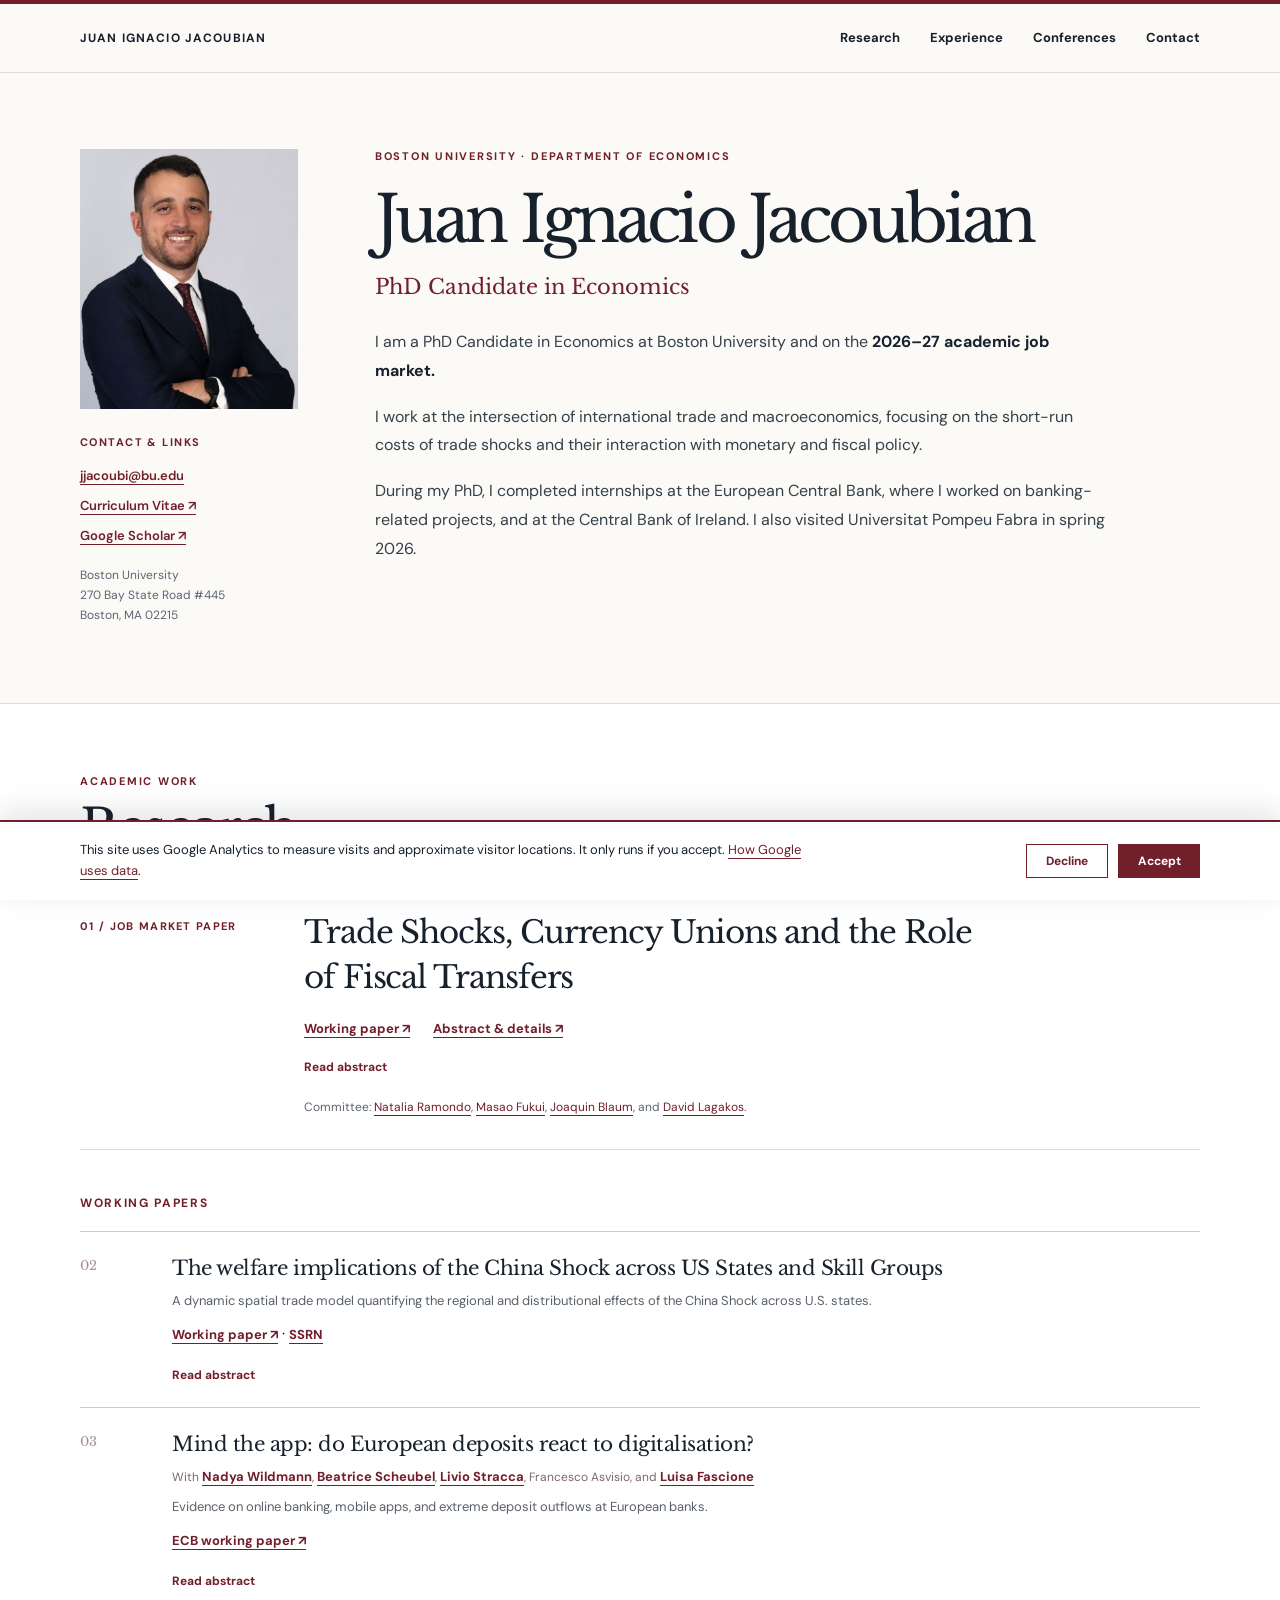
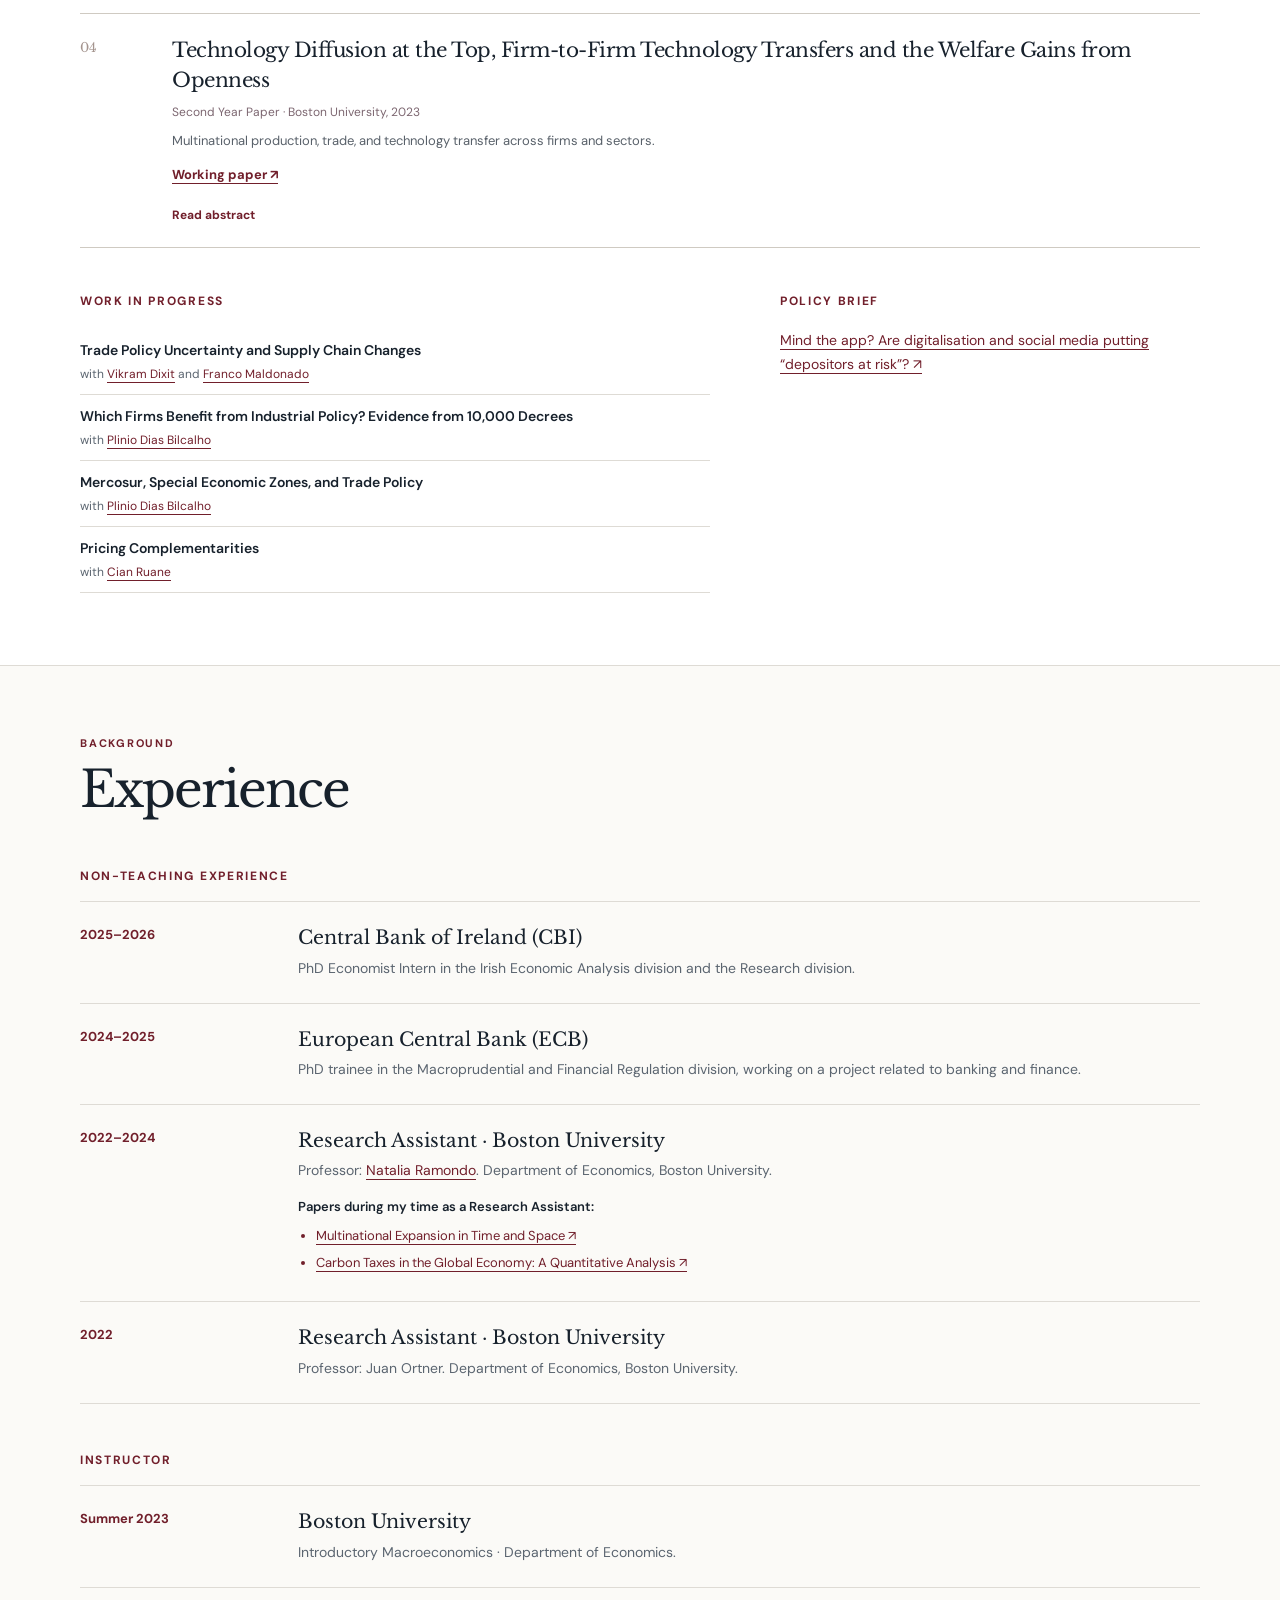
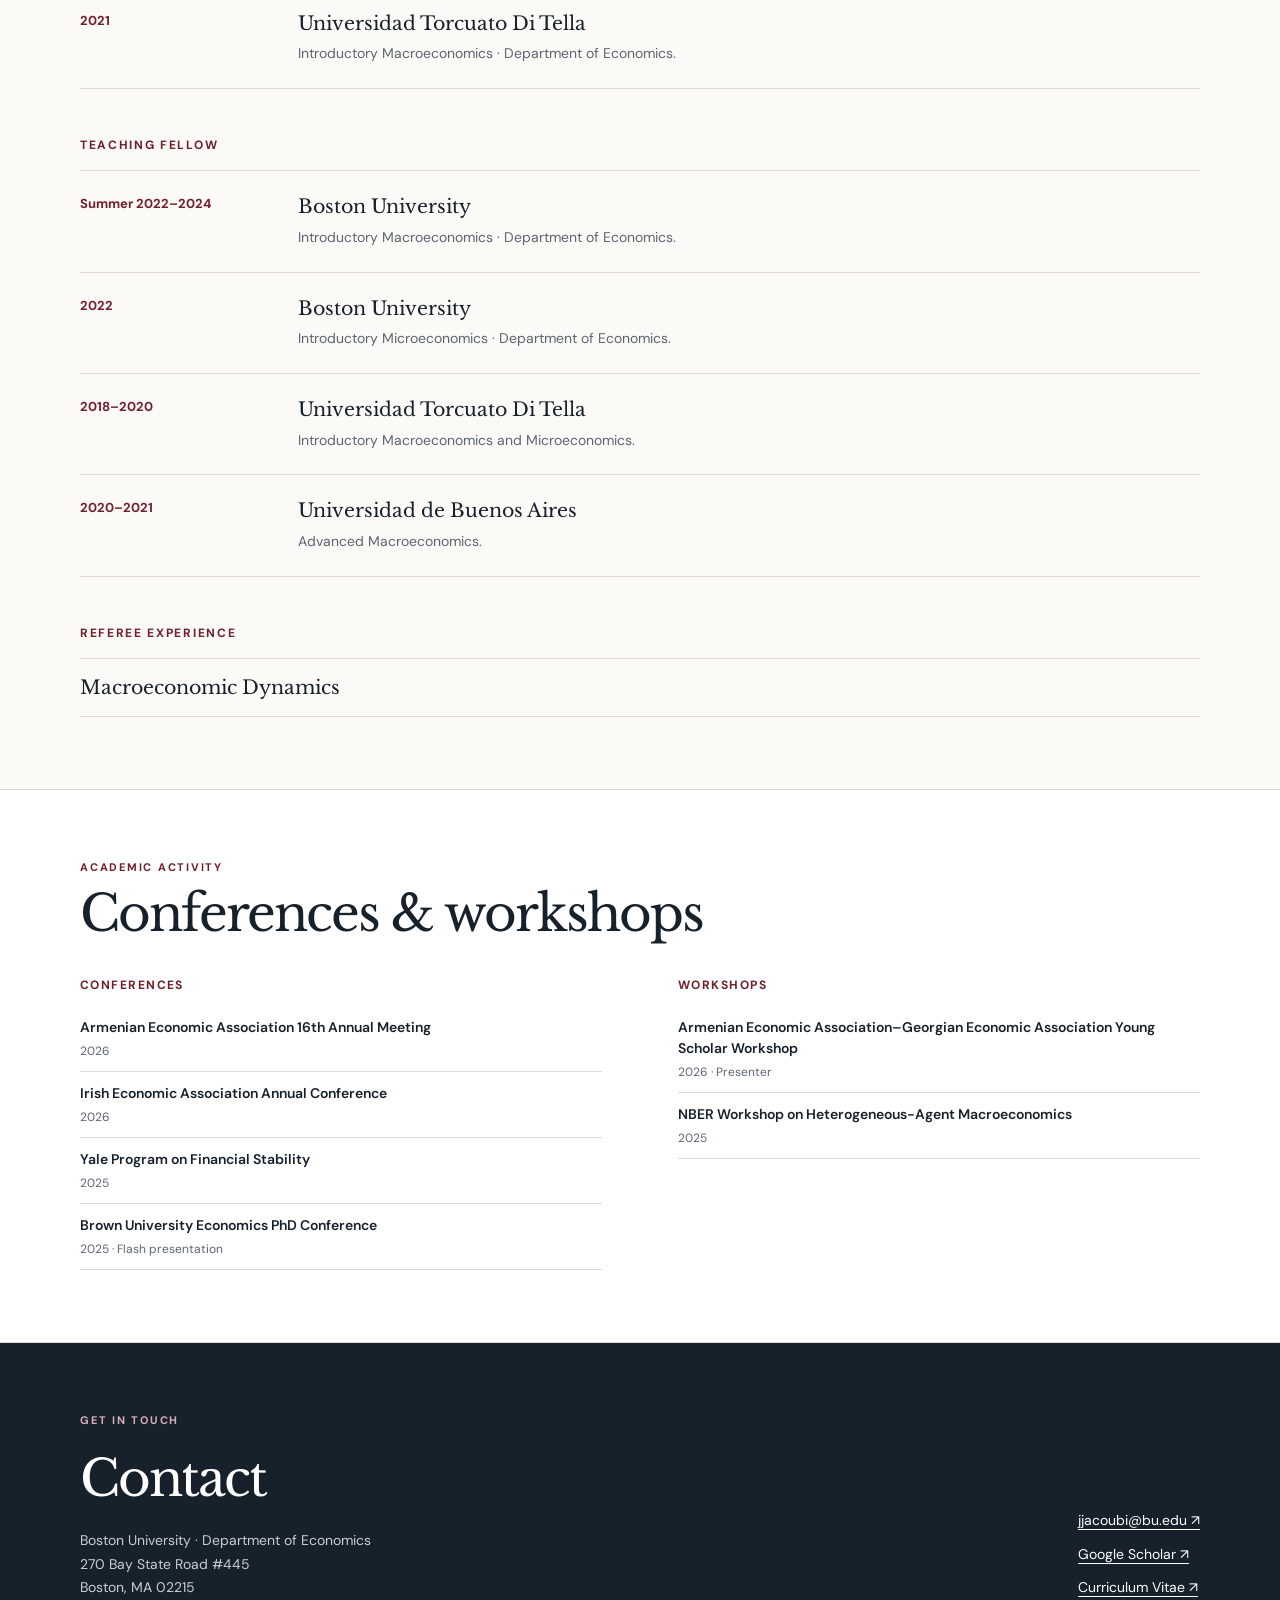
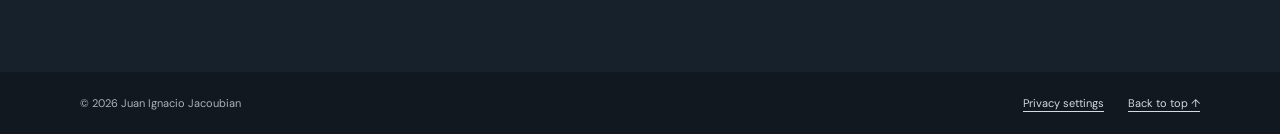
<file: index.html>
<!doctype html>
<html lang="en">
<head>
  <meta charset="utf-8">
  <meta name="viewport" content="width=device-width, initial-scale=1">
  <meta name="theme-color" content="#711f2b">
  <meta name="description" content="Juan Ignacio Jacoubian is a PhD Candidate in Economics at Boston University, working in macroeconomics and international trade.">
  <title>Juan Ignacio Jacoubian | Economics</title>
  <link rel="icon" href="favicon.svg" type="image/svg+xml">
  <link rel="stylesheet" href="styles.css">
  <script src="analytics.js" defer></script>
</head>
<body>
  <a class="skip-link" href="#main">Skip to content</a>
  <header class="site-header">
    <div class="wrap header-inner">
      <a class="wordmark" href="#top" aria-label="Juan Ignacio Jacoubian, top of page">Juan Ignacio Jacoubian</a>
      <nav aria-label="Main navigation">
        <a href="#research">Research</a>
        <a href="#experience">Experience</a>
        <a href="#conferences">Conferences</a>
        <a href="#contact">Contact</a>
      </nav>
    </div>
  </header>

  <main id="main">
    <section class="profile wrap" id="top" aria-labelledby="hero-title">
      <aside class="profile-details" aria-label="Profile and contact details">
        <img class="portrait" src="portrait.jpg" width="1280" height="1705" alt="Portrait of Juan Ignacio Jacoubian">
        <div class="profile-contact">
          <p class="small-label">Contact & links</p>
          <a href="mailto:jjacoubi@bu.edu">jjacoubi@bu.edu</a>
          <a href="pdf/Jacoubian_CV.pdf" target="_blank" rel="noopener noreferrer">Curriculum Vitae ↗</a>
          <a href="https://scholar.google.com/citations?user=OK84RfUAAAAJ&hl=en" target="_blank" rel="noopener noreferrer">Google Scholar ↗</a>
          <p>Boston University<br>270 Bay State Road #445<br>Boston, MA 02215</p>
        </div>
      </aside>
      <div class="profile-main">
        <p class="eyebrow">Boston University · Department of Economics</p>
        <h1 id="hero-title">Juan Ignacio Jacoubian</h1>
        <p class="profile-role">PhD Candidate in Economics</p>
        <div class="profile-bio">
          <p>I am a PhD Candidate in Economics at Boston University and on the <strong>2026–27 academic job market.</strong></p>
          <p>I work at the intersection of international trade and macroeconomics, focusing on the short-run costs of trade shocks and their interaction with monetary and fiscal policy.</p>
          <p>During my PhD, I completed internships at the European Central Bank, where I worked on banking-related projects, and at the Central Bank of Ireland. I also visited Universitat Pompeu Fabra in spring 2026.</p>
        </div>
      </div>
    </section>

    <section class="research-section section-pad" id="research" aria-labelledby="research-title">
      <div class="wrap">
        <div class="section-heading"><p class="eyebrow">Academic work</p><h2 id="research-title">Research</h2></div>
        <article class="featured-paper">
          <div class="paper-number">01 / Job Market Paper</div>
          <div>
            <h3>Trade Shocks, Currency Unions and the Role of Fiscal Transfers</h3>
            <div class="paper-links"><a href="pdf/Jacoubian_JMP.pdf" target="_blank" rel="noopener noreferrer">Working paper ↗</a><a href="pdf/Jacoubian_JMP.html">Abstract &amp; details ↗</a></div>
            <details class="abstract"><summary>Read abstract</summary><p>A common trade shock can affect members of a currency union differently, while monetary policy cannot respond separately to country-specific conditions. This paper studies whether cross-country fiscal transfers can substitute for this missing adjustment margin. I develop a dynamic quantitative trade model featuring nominal rigidities and heterogeneous households, which I apply to the 2025 U.S. tariff shock in the euro area. I introduce a cross-country fiscal transfer rule that operates as an automatic stabilizer, directing resources toward countries more adversely affected by the shock. Fiscal transfers of less than 1% of euro-area GDP in present value offset all the additional dispersion in terms of involuntary unemployment and consumption generated by the loss of country-specific monetary policy, while reducing a sizable part of the additional dispersion in employment. Thus, relatively small cross-country transfers can substitute for much of the stabilization role of country-specific monetary policy. Finally, I show that euro-area retaliation combined with fiscal transfers would have further mitigated the labor-market effects of the U.S. tariff shock.</p></details>
            <p class="paper-note">Committee: <a href="https://nataliaramondo.com/" target="_blank" rel="noopener noreferrer">Natalia Ramondo</a>, <a href="https://masaofukui.com/" target="_blank" rel="noopener noreferrer">Masao Fukui</a>, <a href="https://sites.google.com/view/joaquin-blaum" target="_blank" rel="noopener noreferrer">Joaquin Blaum</a>, and <a href="https://davidlagakos.io/" target="_blank" rel="noopener noreferrer">David Lagakos</a>.</p>
          </div>
        </article>

        <h3 class="subheading">Working papers</h3>
        <div class="paper-list">
          <article class="paper-row"><span class="paper-index">02</span><div><h4>The welfare implications of the China Shock across US States and Skill Groups</h4><p>A dynamic spatial trade model quantifying the regional and distributional effects of the China Shock across U.S. states.</p><a href="pdf/China_Shock_US_States_and_Skill_Groups.pdf" target="_blank" rel="noopener noreferrer">Working paper ↗</a> · <a href="https://papers.ssrn.com/sol3/papers.cfm?abstract_id=6148986" target="_blank" rel="noopener noreferrer">SSRN</a><details class="abstract"><summary>Read abstract</summary><p>I build a dynamic quantitative spatial trade model with firm and worker heterogeneity, mobility frictions, and short-run unemployment to quantify the regional and distributional effects of the China Shock across U.S. states. The baseline model implies an average welfare gain (0.1%) but substantial heterogeneity across skill groups. Average welfare gains are 0.01% for unskilled workers—who lose in 17 of 50 states—versus 0.31% for skilled workers, who lose in only 7 states. The model predicts an average increase of 0.78% in the skill premium, with more exposed states experiencing larger increases. Finally, I find long-run gains in every state for both types of workers.</p></details></div></article>
          <article class="paper-row"><span class="paper-index">03</span><div><h4>Mind the app: do European deposits react to digitalisation?</h4><p class="authors">With <a href="https://www.ecb.europa.eu/pub/research/authors/profiles/nadya-wildmann.en.html" target="_blank" rel="noopener noreferrer">Nadya Wildmann</a>, <a href="https://www.ecb.europa.eu/pub/research/authors/profiles/beatrice-scheubel.en.html" target="_blank" rel="noopener noreferrer">Beatrice Scheubel</a>, <a href="https://cepr.org/about/people/livio-stracca" target="_blank" rel="noopener noreferrer">Livio Stracca</a>, Francesco Asvisio, and <a href="https://www.ecb.europa.eu/pub/research/authors/profiles/luisa-fascione.en.html" target="_blank" rel="noopener noreferrer">Luisa Fascione</a></p><p>Evidence on online banking, mobile apps, and extreme deposit outflows at European banks.</p><a href="https://www.ecb.europa.eu/pub/pdf/scpwps/ecb.wp3092~84ac652507.en.pdf" target="_blank" rel="noopener noreferrer">ECB working paper ↗</a><details class="abstract"><summary>Read abstract</summary><p>The March 2023 banking turmoil has intensified discussions whether social media and the digitalisation of finance have become significant factors in driving severe deposit outflows. We introduce the concept of deposits-at-risk and utilize quantile regressions for disentangling determinants of stressed outflows at the lowest tail of the distribution. For a sample of large banks directly supervised by the ECB, our findings indicate that an increased use of online banking services leads to a small amplification of extreme deposit outflows, but this effect is not further exacerbated by the availability of a mobile banking app. Online banking use and availability of a mobile app do not have a causal effect on deposit volatility in normal times. Finally, social media are impactful only in idiosyncratic cases.</p></details></div></article>
          <article class="paper-row"><span class="paper-index">04</span><div><h4>Technology Diffusion at the Top, Firm-to-Firm Technology Transfers and the Welfare Gains from Openness</h4><p class="authors">Second Year Paper · Boston University, 2023</p><p>Multinational production, trade, and technology transfer across firms and sectors.</p><a href="pdf/Second_Year_Paper.pdf" target="_blank" rel="noopener noreferrer">Working paper ↗</a><details class="abstract"><summary>Read abstract</summary><p>I develop a static model to study the macroeconomic effect of multinational production (MP) and trade in the context of technology diffusion among the best firms in the sector and simultaneous firm-to-firm technology transfers between sectors. I show the importance of separately calibrating aggregate spillovers and firm-to-firm technology transfers in the buyer-supplier linkages. I focus my analysis on non-tradable suppliers, and show how different levels of technology transfer affect the gains from openness.</p></details></div></article>
        </div>

        <div class="research-bottom">
          <div><h3 class="subheading">Work in progress</h3><ul class="simple-list"><li>Trade Policy Uncertainty and Supply Chain Changes <span>with <a href="https://vikramdixit.net/" target="_blank" rel="noopener noreferrer">Vikram Dixit</a> and <a href="https://sites.google.com/view/franco-maldonado/home" target="_blank" rel="noopener noreferrer">Franco Maldonado</a></span></li><li>Which Firms Benefit from Industrial Policy? Evidence from 10,000 Decrees <span>with <a href="https://pliniobicalho.com/" target="_blank" rel="noopener noreferrer">Plinio Dias Bilcalho</a></span></li><li>Mercosur, Special Economic Zones, and Trade Policy <span>with <a href="https://pliniobicalho.com/" target="_blank" rel="noopener noreferrer">Plinio Dias Bilcalho</a></span></li><li>Pricing Complementarities <span>with <a href="https://cianruane.com/" target="_blank" rel="noopener noreferrer">Cian Ruane</a></span></li></ul></div>
          <div><h3 class="subheading">Policy brief</h3><p><a href="https://www.suerf.org/publications/suerf-policy-notes-and-briefs/mind-the-app-are-digitalisation-and-social-media-putting-deposits-at-risk/" target="_blank" rel="noopener noreferrer">Mind the app? Are digitalisation and social media putting “depositors at risk”? ↗</a></p></div>
        </div>
      </div>
    </section>

    <section class="section-pad" id="experience" aria-labelledby="experience-title">
      <div class="wrap">
        <div class="section-heading"><p class="eyebrow">Background</p><h2 id="experience-title">Experience</h2></div>

        <div class="experience-group">
          <h3 class="experience-group-title">Non-Teaching Experience</h3>
          <div class="timeline">
            <article><span class="timeline-date">2025–2026</span><div><h4>Central Bank of Ireland (CBI)</h4><p>PhD Economist Intern in the Irish Economic Analysis division and the Research division.</p></div></article>
            <article><span class="timeline-date">2024–2025</span><div><h4>European Central Bank (ECB)</h4><p>PhD trainee in the Macroprudential and Financial Regulation division, working on a project related to banking and finance.</p></div></article>
            <article><span class="timeline-date">2022–2024</span><div><h4>Research Assistant · Boston University</h4><p>Professor: <a href="https://nataliaramondo.com/" target="_blank" rel="noopener noreferrer">Natalia Ramondo</a>. Department of Economics, Boston University.</p><p class="experience-detail-label">Papers during my time as a Research Assistant:</p><ul class="experience-papers"><li><a href="https://people.bu.edu/garettos/GOR_2024.pdf" target="_blank" rel="noopener noreferrer">Multinational Expansion in Time and Space ↗</a></li><li><a href="pdf/TradeCO2-draft-v26.pdf" target="_blank" rel="noopener noreferrer">Carbon Taxes in the Global Economy: A Quantitative Analysis ↗</a></li></ul></div></article>
            <article><span class="timeline-date">2022</span><div><h4>Research Assistant · Boston University</h4><p>Professor: Juan Ortner. Department of Economics, Boston University.</p></div></article>
          </div>
        </div>

        <div class="experience-group">
          <h3 class="experience-group-title">Instructor</h3>
          <div class="timeline">
            <article><span class="timeline-date">Summer 2023</span><div><h4>Boston University</h4><p>Introductory Macroeconomics · Department of Economics.</p></div></article>
            <article><span class="timeline-date">2021</span><div><h4>Universidad Torcuato Di Tella</h4><p>Introductory Macroeconomics · Department of Economics.</p></div></article>
          </div>
        </div>

        <div class="experience-group">
          <h3 class="experience-group-title">Teaching Fellow</h3>
          <div class="timeline">
            <article><span class="timeline-date">Summer 2022–2024</span><div><h4>Boston University</h4><p>Introductory Macroeconomics · Department of Economics.</p></div></article>
            <article><span class="timeline-date">2022</span><div><h4>Boston University</h4><p>Introductory Microeconomics · Department of Economics.</p></div></article>
            <article><span class="timeline-date">2018–2020</span><div><h4>Universidad Torcuato Di Tella</h4><p>Introductory Macroeconomics and Microeconomics.</p></div></article>
            <article><span class="timeline-date">2020–2021</span><div><h4>Universidad de Buenos Aires</h4><p>Advanced Macroeconomics.</p></div></article>
          </div>
        </div>

        <div class="experience-group">
          <h3 class="experience-group-title">Referee Experience</h3>
          <p class="referee-journal">Macroeconomic Dynamics</p>
        </div>
      </div>
    </section>

    <section class="section-pad conference-section" id="conferences" aria-labelledby="conferences-title"><div class="wrap"><div class="section-heading"><p class="eyebrow">Academic activity</p><h2 id="conferences-title">Conferences & workshops</h2></div><div class="conference-grid"><div><h3>Conferences</h3><ul class="simple-list"><li>Armenian Economic Association 16th Annual Meeting <span>2026</span></li><li>Irish Economic Association Annual Conference <span>2026</span></li><li>Yale Program on Financial Stability <span>2025</span></li><li>Brown University Economics PhD Conference <span>2025 · Flash presentation</span></li></ul></div><div><h3>Workshops</h3><ul class="simple-list"><li>Armenian Economic Association–Georgian Economic Association Young Scholar Workshop <span>2026 · Presenter</span></li><li>NBER Workshop on Heterogeneous-Agent Macroeconomics <span>2025</span></li></ul></div></div></div></section>

    <section class="contact-section section-pad" id="contact" aria-labelledby="contact-title"><div class="wrap contact-inner"><div><p class="eyebrow">Get in touch</p><h2 id="contact-title">Contact</h2><p>Boston University · Department of Economics<br>270 Bay State Road #445<br>Boston, MA 02215</p></div><div class="contact-links"><a href="mailto:jjacoubi@bu.edu">jjacoubi@bu.edu ↗</a><a href="https://scholar.google.com/citations?user=OK84RfUAAAAJ&hl=en" target="_blank" rel="noopener noreferrer">Google Scholar ↗</a><a href="pdf/Jacoubian_CV.pdf" target="_blank" rel="noopener noreferrer">Curriculum Vitae ↗</a></div></div></section>
  </main>
  <footer><div class="wrap footer-inner"><span>© <span id="year">2026</span> Juan Ignacio Jacoubian</span><div class="footer-actions"><button type="button" id="analytics-settings">Privacy settings</button><a href="#top">Back to top ↑</a></div></div></footer>
  <section class="analytics-consent" id="analytics-consent" aria-label="Analytics preferences" hidden>
    <div class="analytics-consent-inner wrap">
      <p>This site uses Google Analytics to measure visits and approximate visitor locations. It only runs if you accept. <a href="https://policies.google.com/technologies/partner-sites" target="_blank" rel="noopener noreferrer">How Google uses data</a>.</p>
      <div class="analytics-consent-actions">
        <button type="button" data-analytics-choice="declined">Decline</button>
        <button type="button" data-analytics-choice="accepted">Accept</button>
      </div>
    </div>
  </section>
  <script>document.getElementById('year').textContent = new Date().getFullYear();</script>
</body>
</html>
</file>
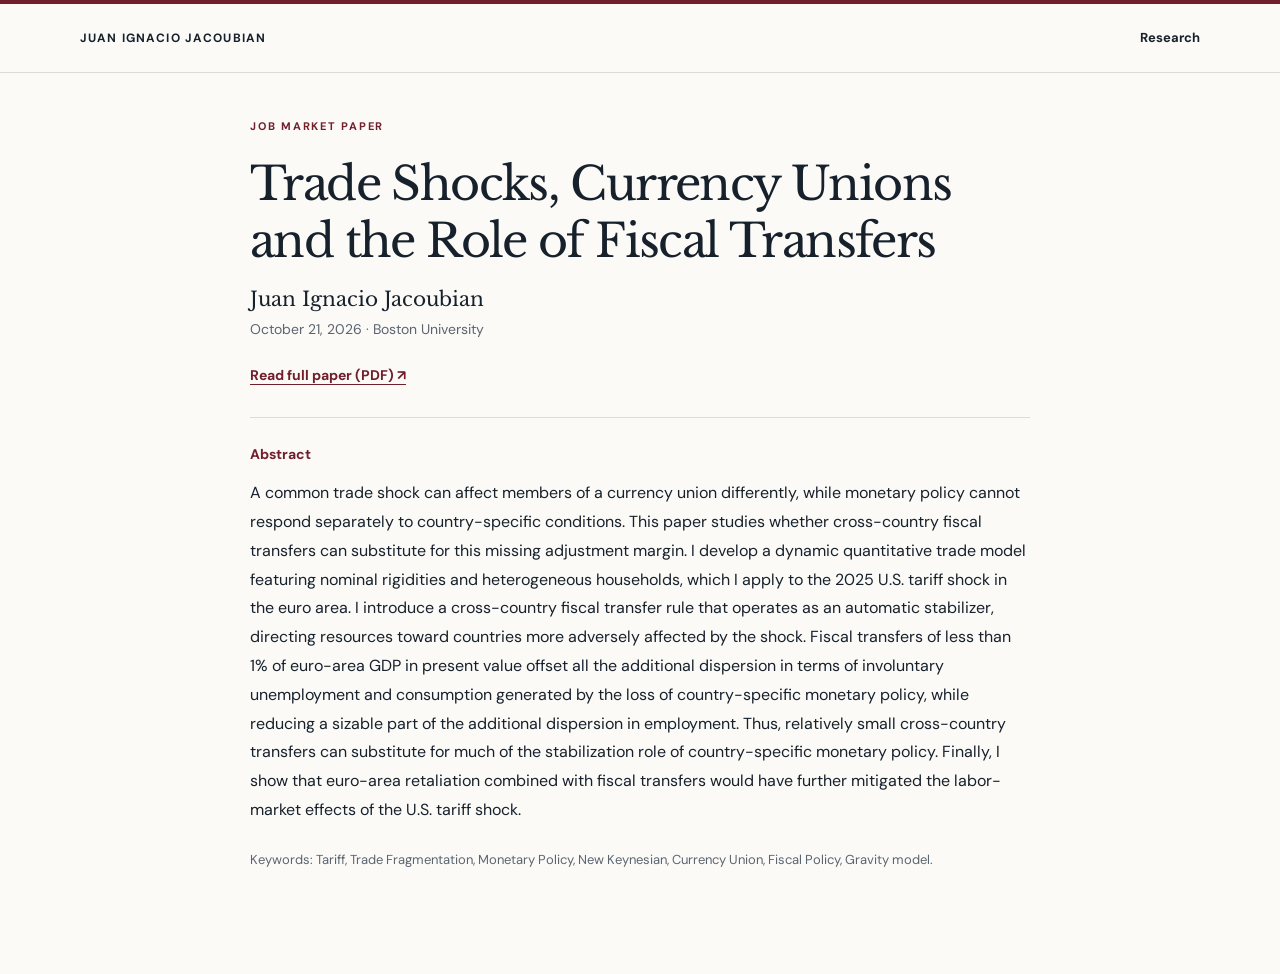
<file: pdf/Jacoubian_JMP.html>
<!doctype html>
<html lang="en">
<head>
  <meta charset="utf-8">
  <meta name="viewport" content="width=device-width, initial-scale=1">
  <meta name="description" content="Abstract and full text of Trade Shocks, Currency Unions and the Role of Fiscal Transfers by Juan Ignacio Jacoubian.">
  <meta name="citation_title" content="Trade Shocks, Currency Unions and the Role of Fiscal Transfers">
  <meta name="citation_author" content="Juan Ignacio Jacoubian">
  <meta name="citation_publication_date" content="2026/10/21">
  <meta name="citation_pdf_url" content="https://www.juanjacoubian.com/pdf/Jacoubian_JMP.pdf">
  <link rel="canonical" href="https://www.juanjacoubian.com/pdf/Jacoubian_JMP.html">
  <link rel="icon" href="../favicon.svg" type="image/svg+xml">
  <link rel="stylesheet" href="../styles.css">
  <title>Trade Shocks, Currency Unions and the Role of Fiscal Transfers | Juan Ignacio Jacoubian</title>
  <style>
    .article-wrap{width:min(780px,calc(100% - 40px));margin:0 auto;padding:44px 0 90px}
    .article-wrap h1{margin:8px 0 16px;font:400 clamp(30px,4.5vw,46px)/1.24 var(--serif);letter-spacing:-.035em}
    .article-author{margin:0;font:400 20px/1.45 var(--serif)}
    .article-date{margin:4px 0 22px;color:var(--muted);font-size:14px}
    .article-actions{display:flex;flex-wrap:wrap;gap:20px;margin:0 0 30px;font-size:14px;font-weight:700}
    .article-abstract{border-top:1px solid var(--line);padding-top:25px}
    .article-abstract h2{margin:0 0 12px;color:var(--accent);font-size:14px}
    .article-abstract p{margin:0;line-height:1.8}
    .article-meta{margin-top:24px;color:var(--muted);font-size:13px}
  </style>
</head>
<body>
  <a class="skip-link" href="#article">Skip to article</a>
  <header class="site-header">
    <div class="wrap header-inner">
      <a class="wordmark" href="../">Juan Ignacio Jacoubian</a>
      <nav aria-label="Main navigation"><a href="../#research">Research</a></nav>
    </div>
  </header>
  <main class="article-wrap" id="article">
    <p class="eyebrow">Job Market Paper</p>
    <h1>Trade Shocks, Currency Unions and the Role of Fiscal Transfers</h1>
    <h3 class="article-author">Juan Ignacio Jacoubian</h3>
    <p class="article-date"><time datetime="2026-10-21">October 21, 2026</time> · Boston University</p>
    <p class="article-actions"><a href="Jacoubian_JMP.pdf">Read full paper (PDF) ↗</a></p>
    <section class="article-abstract" aria-labelledby="abstract-title">
      <h2 id="abstract-title">Abstract</h2>
      <p>A common trade shock can affect members of a currency union differently, while monetary policy cannot respond separately to country-specific conditions. This paper studies whether cross-country fiscal transfers can substitute for this missing adjustment margin. I develop a dynamic quantitative trade model featuring nominal rigidities and heterogeneous households, which I apply to the 2025 U.S. tariff shock in the euro area. I introduce a cross-country fiscal transfer rule that operates as an automatic stabilizer, directing resources toward countries more adversely affected by the shock. Fiscal transfers of less than 1% of euro-area GDP in present value offset all the additional dispersion in terms of involuntary unemployment and consumption generated by the loss of country-specific monetary policy, while reducing a sizable part of the additional dispersion in employment. Thus, relatively small cross-country transfers can substitute for much of the stabilization role of country-specific monetary policy. Finally, I show that euro-area retaliation combined with fiscal transfers would have further mitigated the labor-market effects of the U.S. tariff shock.</p>
    </section>
    <p class="article-meta">Keywords: Tariff, Trade Fragmentation, Monetary Policy, New Keynesian, Currency Union, Fiscal Policy, Gravity model.</p>
  </main>
</body>
</html>
</file>
<file: styles.css>
@import url('https://fonts.googleapis.com/css2?family=DM+Sans:wght@400;500;600;700&family=Libre+Baskerville:wght@400;700&display=swap');
:root{--ink:#17212c;--muted:#5b6570;--line:#dedbd5;--paper:#fbfaf7;--cream:#f2eee8;--accent:#711f2b;--accent-dark:#551722;--white:#fff;--serif:'Libre Baskerville',Georgia,serif;--sans:'DM Sans',Arial,sans-serif}
*{box-sizing:border-box}html{scroll-behavior:smooth}body{margin:0;background:var(--paper);color:var(--ink);font-family:var(--sans);font-size:16px;line-height:1.7}a{color:var(--accent);text-decoration-thickness:1px;text-underline-offset:4px}a:hover{color:var(--accent-dark)}a:focus-visible,summary:focus-visible{outline:3px solid #ad7380;outline-offset:4px}img{max-width:100%;display:block}.wrap{width:min(1120px,calc(100% - 48px));margin-inline:auto}.skip-link{position:absolute;left:12px;top:-60px;background:var(--accent);color:white;padding:8px 14px;z-index:100}.skip-link:focus{top:10px}
.site-header{border-top:4px solid var(--accent);border-bottom:1px solid var(--line);background:rgba(251,250,247,.98)}.header-inner{display:flex;align-items:center;justify-content:space-between;min-height:80px;gap:24px}.wordmark{display:inline-flex;align-items:center;gap:12px;color:var(--ink);font-family:var(--serif);font-size:15px;font-weight:700;text-decoration:none}.monogram{display:grid;place-items:center;width:36px;height:36px;border:1px solid var(--accent);border-radius:50%;color:var(--accent);font:700 12px var(--sans);letter-spacing:-1px}.site-header nav{display:flex;gap:30px;align-items:center}.site-header nav a{color:var(--ink);font-size:13px;font-weight:700;text-decoration:none}.site-header nav a:hover{color:var(--accent)}
.hero{display:grid;grid-template-columns:minmax(0,1.36fr) minmax(300px,.8fr);align-items:center;gap:clamp(40px,7vw,108px);padding-top:76px;padding-bottom:86px}.eyebrow{margin:0 0 19px;color:var(--accent);font-size:11px;font-weight:700;letter-spacing:.16em;text-transform:uppercase}.hero h1{margin:0;color:var(--ink);font:400 clamp(48px,6.3vw,82px)/1.12 var(--serif);letter-spacing:-.055em}.hero-role{margin:28px 0 2px;color:var(--accent);font:400 clamp(21px,2.3vw,29px)/1.35 var(--serif)}.hero-fields{margin:0;color:var(--muted);font-weight:700;font-size:13px;letter-spacing:.02em}.hero-intro{max-width:620px;margin:32px 0 26px;color:#34404a;font-size:17px;line-height:1.85}.hero-intro strong{color:var(--ink)}.actions{display:flex;flex-wrap:wrap;gap:12px}.button{display:inline-flex;align-items:center;justify-content:center;gap:16px;padding:12px 19px;border:1px solid var(--accent);font-size:13px;font-weight:700;text-decoration:none;transition:background .2s,color .2s,transform .2s}.button:hover{transform:translateY(-2px)}.button-primary{background:var(--accent);color:white}.button-primary:hover{background:var(--accent-dark);color:white}.button-secondary{background:transparent;color:var(--accent)}.button-secondary:hover{background:#f3e8e8}.hero-links{display:flex;align-items:center;gap:12px;margin-top:28px;font-size:13px}.hero-links span{color:#a5a5a5}.portrait-frame{position:relative;max-width:408px;justify-self:end;padding:0 17px 17px 0}.portrait-frame:after{content:"";position:absolute;right:0;bottom:0;left:18px;top:18px;border:1px solid var(--accent);z-index:-1}.portrait-frame img{width:100%;height:490px;object-fit:cover;object-position:center 17%;box-shadow:0 18px 40px #17212c16}
.section-pad{padding:78px 0 84px;scroll-margin-top:20px}.research-section{background:var(--cream);border-block:1px solid var(--line)}.section-heading{margin-bottom:31px}.section-heading .eyebrow{margin-bottom:7px}.section-heading h2,.contact-section h2{margin:0;font:400 clamp(34px,4vw,50px)/1.2 var(--serif);letter-spacing:-.04em}.featured-paper{display:grid;grid-template-columns:195px 1fr;gap:34px;padding:32px 34px 30px;border-left:4px solid var(--accent);background:var(--white);box-shadow:0 13px 34px #18212b0b}.paper-number{color:var(--accent);font-size:11px;font-weight:700;letter-spacing:.12em;text-transform:uppercase;padding-top:7px}.featured-paper h3{margin:0;max-width:680px;font:400 clamp(22px,2.8vw,34px)/1.45 var(--serif);letter-spacing:-.035em}.paper-summary{max-width:720px;margin:17px 0 14px;color:#414b55;font-size:15px;line-height:1.85}.paper-links{display:flex;flex-wrap:wrap;gap:23px}.paper-links a,.paper-row a{font-size:13px;font-weight:700}.abstract{margin-top:18px}.abstract summary{cursor:pointer;display:table;color:var(--accent);font-size:12px;font-weight:700}.abstract p{max-width:760px;margin:12px 0 0;color:#4e5861;font-size:13px;line-height:1.8}.paper-note{margin:20px 0 0;color:var(--muted);font-size:12px}.subheading{margin:58px 0 18px;color:var(--accent);font-size:12px;font-weight:700;letter-spacing:.14em;text-transform:uppercase}.paper-list{border-top:1px solid #cfcac2}.paper-row{display:grid;grid-template-columns:72px 1fr;gap:20px;padding:25px 0;border-bottom:1px solid #cfcac2}.paper-index{padding-top:4px;color:#a4948e;font:13px var(--serif)}.paper-row h4{margin:0 0 7px;font:400 20px/1.5 var(--serif);letter-spacing:-.025em}.paper-row p{margin:0 0 8px;color:#59616a;font-size:13px}.paper-row .authors{color:#7c6670;font-size:12px}.research-bottom{display:grid;grid-template-columns:1.5fr 1fr;gap:70px}.research-bottom .subheading{margin-top:48px}.research-bottom p{font-size:14px}.simple-list{list-style:none;padding:0;margin:0}.simple-list li{padding:11px 0;border-bottom:1px solid var(--line);font-size:14px;font-weight:600;line-height:1.5}.simple-list li span{display:block;margin-top:4px;color:var(--muted);font-size:12px;font-weight:400}
.timeline{border-top:1px solid var(--line)}.timeline article{display:grid;grid-template-columns:190px 1fr;gap:28px;padding:22px 0;border-bottom:1px solid var(--line)}.timeline-date{color:var(--accent);font-size:13px;font-weight:700}.timeline h3{margin:0 0 3px;font:400 19px var(--serif)}.timeline p{margin:0;color:var(--muted);font-size:14px}.section-footnote{margin:25px 0 0;color:var(--muted);font-size:13px}.conference-section{background:#fff;border-block:1px solid var(--line)}.conference-grid{display:grid;grid-template-columns:1fr 1fr;gap:76px}.conference-grid h3{margin:0 0 11px;color:var(--accent);font-size:12px;letter-spacing:.12em;text-transform:uppercase}.contact-section{background:var(--ink);color:#fff}.contact-section .eyebrow{color:#d9aeb5}.contact-inner{display:flex;align-items:end;justify-content:space-between;gap:40px}.contact-section p:not(.eyebrow){margin:20px 0 0;color:#c8cdd2;font-size:14px}.contact-links{display:flex;flex-direction:column;gap:10px;align-items:flex-start}.contact-links a{color:#fff;font-size:14px}footer{background:#111820;color:#abb3ba}.footer-inner{min-height:62px;display:flex;align-items:center;justify-content:space-between;gap:20px;font-size:11px}footer a{color:#d6dade}
@media(max-width:850px){.header-inner{align-items:flex-start;flex-direction:column;justify-content:center;padding-block:15px;gap:12px;min-height:unset}.site-header nav{gap:20px;flex-wrap:wrap}.hero{gap:28px;padding-top:54px;padding-bottom:60px}.portrait-frame{width:100%}.featured-paper{grid-template-columns:1fr;gap:10px}.research-bottom{gap:35px}}
@media(max-width:650px){.wrap{width:min(100% - 34px,1120px)}.site-header nav{gap:10px 18px}.site-header nav a{font-size:12px}.hero{grid-template-columns:1fr;padding-top:45px}.hero h1{font-size:clamp(46px,11vw,64px)}.hero-intro{font-size:15px;margin-top:25px}.portrait-frame{justify-self:start;max-width:340px;margin-top:18px}.portrait-frame img{height:350px}.section-pad{padding:55px 0 61px}.featured-paper{padding:24px 21px}.paper-row{grid-template-columns:36px 1fr;gap:12px}.paper-row h4{font-size:17px}.research-bottom,.conference-grid{grid-template-columns:1fr;gap:20px}.research-bottom .subheading{margin-top:36px}.timeline article{grid-template-columns:1fr;gap:3px}.contact-inner{align-items:flex-start;flex-direction:column;gap:30px}.footer-inner{flex-wrap:wrap;padding-block:16px}}
@media(prefers-reduced-motion:reduce){html{scroll-behavior:auto}.button{transition:none}}

/* Profile-led layout: compact identity and contact first, research below. */
.site-header{background:var(--paper)}
.header-inner{min-height:68px}
.wordmark{font-family:var(--sans);font-size:12px;font-weight:700;letter-spacing:.095em;text-transform:uppercase}
.profile{display:grid;grid-template-columns:218px minmax(0,1fr);gap:clamp(48px,6vw,88px);padding-top:72px;padding-bottom:78px;align-items:start}
.profile-details{padding-top:4px}
.portrait{width:218px;height:260px;object-fit:cover;object-position:center 13%;filter:saturate(.92)}
.profile-contact{padding-top:24px}
.small-label{margin:0 0 13px;color:var(--accent);font-size:11px;font-weight:700;letter-spacing:.13em;text-transform:uppercase}
.profile-contact a{display:block;margin:8px 0;font-size:13px;font-weight:600}
.profile-contact p:not(.small-label){margin:19px 0 0;color:var(--muted);font-size:12px;line-height:1.65}
.profile-main{padding-top:2px}
.profile-main .eyebrow{margin-bottom:17px}
.profile-main h1{max-width:780px;margin:0;font:400 clamp(43px,5vw,65px)/1.17 var(--serif);letter-spacing:-.06em}
.profile-role{margin:15px 0 27px;color:var(--accent);font:400 21px/1.35 var(--serif)}
.profile-bio{max-width:735px}
.profile-bio p{margin:0 0 17px;color:#34404a;font-size:16px;line-height:1.8}
.profile-bio strong{color:var(--ink)}
.research-section{background:#fff}
.research-section .section-heading{margin-bottom:24px}
.featured-paper{grid-template-columns:190px 1fr;gap:34px;padding:26px 0 31px;border:0;border-top:2px solid var(--accent);border-bottom:1px solid var(--line);background:transparent;box-shadow:none}
.featured-paper h3{max-width:700px;font-size:clamp(23px,2.6vw,31px);line-height:1.45}
.paper-number{padding-top:7px}
.featured-paper .paper-links{margin-top:18px}
.featured-paper .abstract{margin-top:17px}
.research-section .subheading{margin-top:43px}
.paper-row{padding:21px 0}
.section-pad{padding-top:68px;padding-bottom:72px}
.experience-group{margin-top:46px}
.experience-group:first-of-type{margin-top:0}
.experience-group-title{margin:0 0 15px;color:var(--accent);font-size:12px;font-weight:700;letter-spacing:.14em;text-transform:uppercase}
.timeline h4{margin:0 0 5px;font:400 19px/1.45 var(--serif)}
.timeline p+p{margin-top:13px}
.experience-detail-label{color:var(--ink)!important;font-size:13px!important;font-weight:600}
.experience-papers{margin:7px 0 0;padding-left:18px}
.experience-papers li{margin:5px 0;color:var(--accent);font-size:13px}
.referee-journal{margin:0;padding:17px 0;border-top:1px solid var(--line);border-bottom:1px solid var(--line);font:400 19px var(--serif)}
@media(max-width:850px){.profile{grid-template-columns:185px minmax(0,1fr);gap:38px;padding-top:54px;padding-bottom:62px}.portrait{width:185px;height:224px}.featured-paper{grid-template-columns:155px 1fr;gap:22px}}
@media(max-width:650px){.header-inner{padding-block:16px}.profile{display:flex;flex-direction:column;gap:29px;padding-top:39px;padding-bottom:55px}.profile-main{order:1}.profile-details{order:2;display:flex;gap:22px;align-items:start;width:100%;padding-top:0}.portrait{width:112px;height:144px;flex:none}.profile-contact{padding-top:0}.profile-contact p:not(.small-label){margin-top:12px}.profile-main h1{font-size:clamp(40px,9.8vw,54px)}.profile-role{margin:11px 0 22px;font-size:19px}.profile-bio p{font-size:15px}.featured-paper{grid-template-columns:1fr;gap:8px;padding:22px 0 26px}.paper-number{padding:0}.featured-paper h3{font-size:22px}.section-pad{padding-top:55px;padding-bottom:60px}.experience-group{margin-top:35px}}

.footer-actions{display:flex;align-items:center;gap:24px}
.footer-actions button{border:0;padding:0;background:transparent;color:#d6dade;font:inherit;cursor:pointer;text-decoration:underline;text-underline-offset:4px}
.footer-actions button:hover{color:#fff}
.footer-actions button:focus-visible,.analytics-consent button:focus-visible{outline:3px solid #ad7380;outline-offset:4px}
.analytics-consent[hidden]{display:none}
.analytics-consent{position:fixed;z-index:200;inset:auto 0 0;background:var(--white);border-top:2px solid var(--accent);box-shadow:0 -8px 30px #17212c20}
.analytics-consent-inner{display:flex;align-items:center;justify-content:space-between;gap:24px;padding-block:18px}
.analytics-consent p{max-width:740px;margin:0;font-size:13px;line-height:1.6}
.analytics-consent-actions{display:flex;gap:10px;flex:none}
.analytics-consent button{min-width:82px;padding:8px 13px;border:1px solid var(--accent);background:var(--white);color:var(--accent);font:700 12px var(--sans);cursor:pointer}
.analytics-consent button[data-analytics-choice="accepted"]{background:var(--accent);color:var(--white)}
.analytics-consent button:hover{background:var(--accent-dark);color:var(--white)}
@media(max-width:650px){.analytics-consent-inner{align-items:stretch;flex-direction:column;gap:14px}.analytics-consent-actions{justify-content:flex-end}.footer-actions{gap:16px}}
</file>
